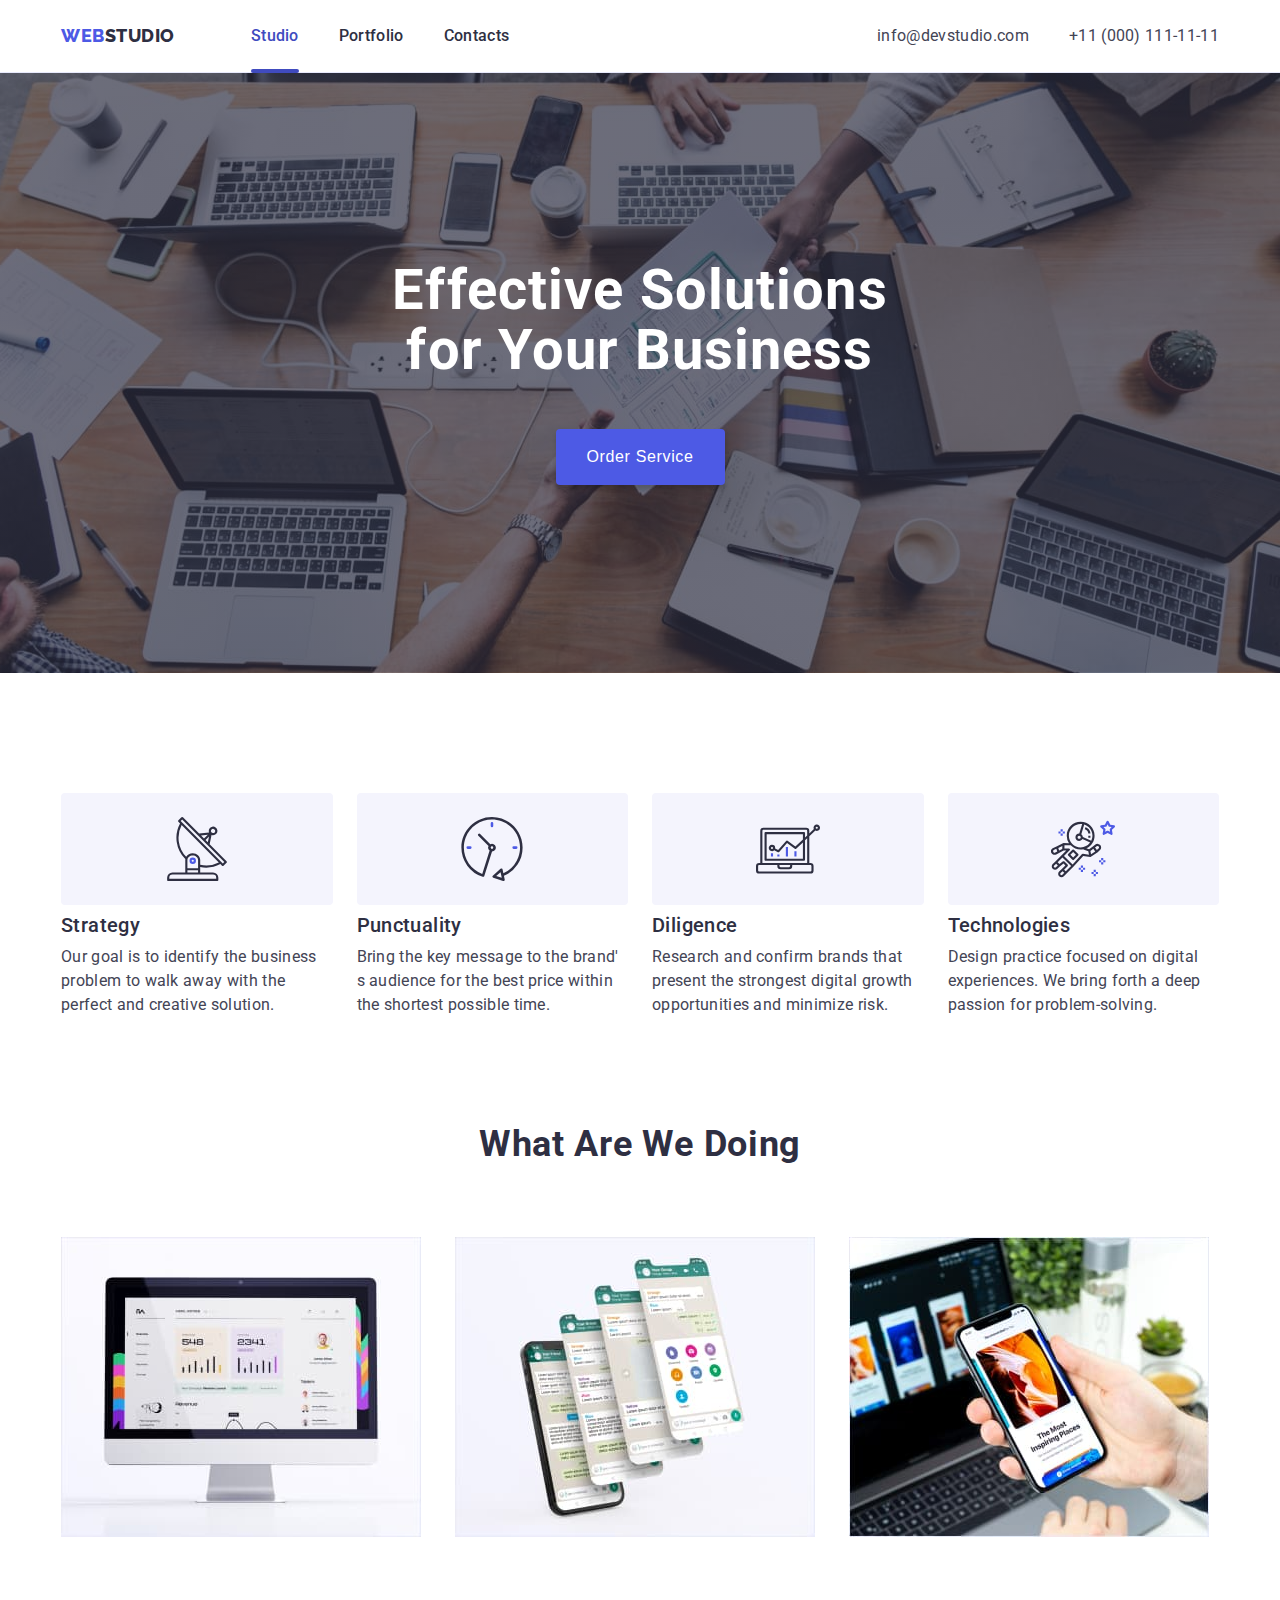
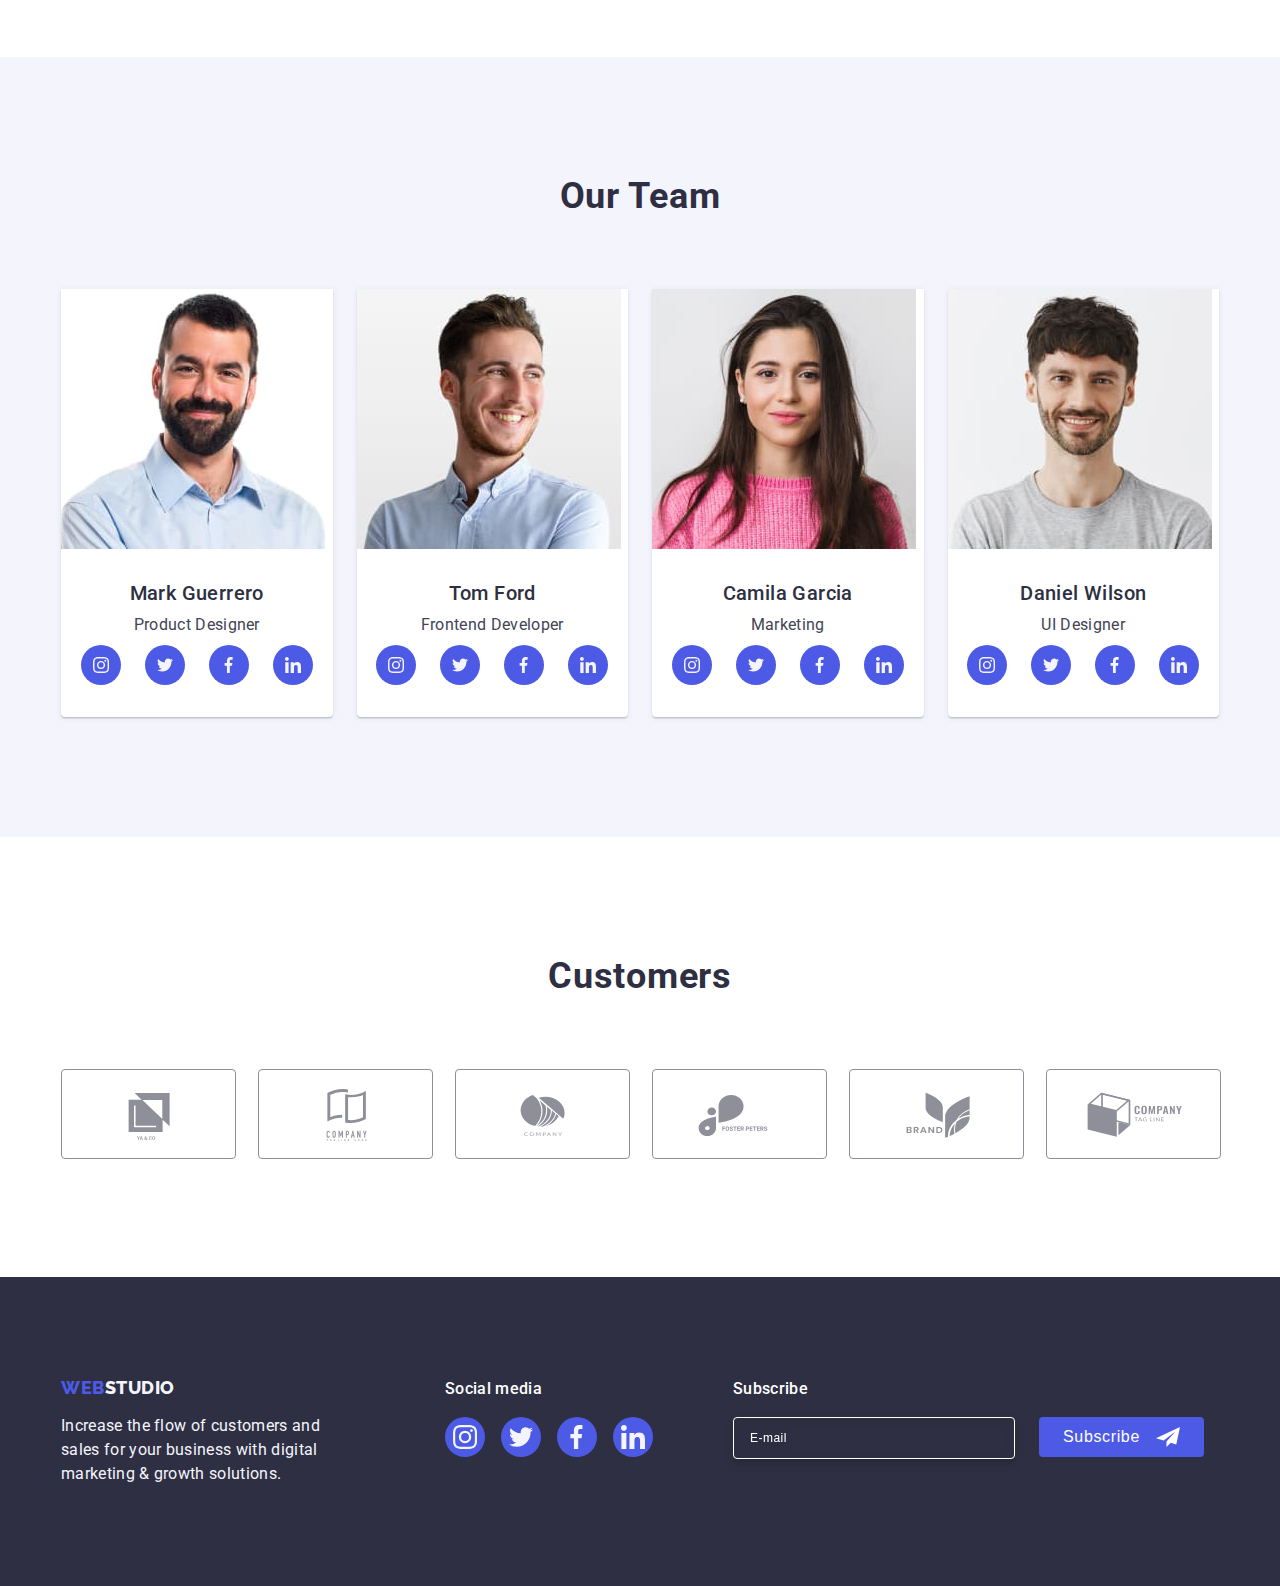
<file: index.html>
<!DOCTYPE html>
<html lang="en">

<head>
    <meta charset="UTF-8">
    <meta name="viewport" content="width=device-width, initial-scale=1.0">
    <title>WebStudio</title>
    <link rel="stylesheet" href="https://cdnjs.cloudflare.com/ajax/libs/modern-normalize/2.0.0/modern-normalize.min.css"
        integrity="sha512-4xo8blKMVCiXpTaLzQSLSw3KFOVPWhm/TRtuPVc4WG6kUgjH6J03IBuG7JZPkcWMxJ5huwaBpOpnwYElP/m6wg=="
        crossorigin="anonymous" referrerpolicy="no-referrer">
    <link rel="preconnect" href="https://fonts.googleapis.com">
    <link rel="preconnect" href="https://fonts.gstatic.com" crossorigin>
    <link
        href="https://fonts.googleapis.com/css2?family=Raleway:wght@800&family=Roboto:wght@400;500;700;900&display=swap"
        rel="stylesheet">
    <link rel="stylesheet" href="./css/styles.css">
</head>

<body>

    <header class="header">
        <div class="container">
            <nav class="header__nav">
                <a class="link logo" href="./index.html">
                    Web<span class="header__logo-color">Studio</span>
                </a>
                <ul class="list header__menu">
                    <li class="header__menu-item">
                        <a class="link header__menu-link current" href="./index.html">Studio</a>
                    </li>
                    <li class="header__menu-item">
                        <a class="link header__menu-link" href="./portfolio.html">Portfolio</a>
                    </li>
                    <li class="header__menu-item">
                        <a class="link header__menu-link" href="">Contacts</a>
                    </li>
                </ul>
            </nav>
            <address class="header__address">
                <ul class="list header__contact">
                    <li class="header__contact-item">
                        <a class="link header__contact-link" href="mailto:info@devstudio.com">info@devstudio.com</a>
                    </li>
                    <li class="header__contact-item">
                        <a class="link header__contact-link" href="tel:+110001111111">+11 (000) 111-11-11</a>
                    </li>
                </ul>
            </address>
        </div>
    </header>

    <main class="main">

        <section class="hero">
            <div class="container">
                <h1 class="hero__title">Effective Solutions for Your Business</h1>
                <button class="hero__button" type="button" data-modal-open="">Order Service</button>
            </div>
        </section>

        <section class="features">
            <div class="container">
                <h2 class="visually-hidden">Features</h2>
                <ul class="list features__list">
                    <li class="features__list-item">
                        <div class="features__list-block-icon">
                            <svg class="icon" width="64" height="64">
                                <use href="./images/icons.svg#icon-antenna"></use>
                            </svg>
                        </div>
                        <h3 class="features__item-title">Strategy</h3>
                        <p class="features__item-text">
                            Our goal is to identify the business
                            problem to walk away with the perfect and creative solution.
                        </p>
                    </li>
                    <li class="features__list-item">
                        <div class="features__list-block-icon">
                            <svg class="icon" width="64" height="64">
                                <use href="./images/icons.svg#icon-clock"></use>
                            </svg>
                        </div>
                        <h3 class="features__item-title">Punctuality</h3>
                        <p class="features__item-text">
                            Bring the key message to the brand'
                            s audience for the best price within the shortest possible time.
                        </p>
                    </li>
                    <li class="features__list-item">
                        <div class="features__list-block-icon">
                            <svg class="icon" width="64" height="64">
                                <use href="./images/icons.svg#icon-diagram"></use>
                            </svg>
                        </div>
                        <h3 class="features__item-title">Diligence</h3>
                        <p class="features__item-text">
                            Research and confirm brands that
                            present the strongest digital growth opportunities and minimize risk.
                        </p>
                    </li>
                    <li class="features__list-item">
                        <div class="features__list-block-icon">
                            <svg class="icon" width="64" height="64">
                                <use href="./images/icons.svg#icon-astronaut"></use>
                            </svg>
                        </div>
                        <h3 class="features__item-title">Technologies</h3>
                        <p class="features__item-text">
                            Design practice focused on digital
                            experiences. We bring forth a deep passion for problem-solving.
                        </p>
                    </li>
                </ul>
            </div>
        </section>

        <section class="works">
            <div class="container">
                <h2 class="title">What are we doing</h2>
                <ul class="list works__list">
                    <li class="works__list-item">
                        <img class="works__img" src="./images/work-1.jpg" alt="Computer" width="360">
                    </li>
                    <li class="works__list-item">
                        <img class="works__img" src="./images/work-2.jpg" alt="Phone" width="360">
                    </li>
                    <li class="works__list-item">
                        <img class="works__img" src="./images/work-3.jpg" alt="Computer and phone" width="360">
                    </li>
                </ul>
            </div>
        </section>

        <section class="team">
            <div class="container">
                <h2 class="title">Our Team</h2>
                <ul class="list team__list">
                    <li class="team__item">
                        <img class="item-photo" src="./images/person-1.jpg" alt="Mark Guerrero" width="264">
                        <div class="item-info">
                            <h3 class="item-title">Mark Guerrero</h3>
                            <p class="item-text">Product Designer</p>
                            <ul class="list socials__list team__social-list">
                                <li class="socials__list-item">
                                    <a class="link socials__list-link" href="">
                                        <svg class="icon-social" width="16" height="16">
                                            <use href="./images/icons.svg#icon-instagram"></use>
                                        </svg>
                                    </a>
                                </li>
                                <li class="socials__list-item">
                                    <a class="link socials__list-link" href="">
                                        <svg class="icon-social" width="16" height="16">
                                            <use href="./images/icons.svg#icon-twitter"></use>
                                        </svg>
                                    </a>
                                </li>
                                <li class="socials__list-item">
                                    <a class="link socials__list-link" href="">
                                        <svg class="icon-social" width="16" height="16">
                                            <use href="./images/icons.svg#icon-facebook"></use>
                                        </svg>
                                    </a>
                                </li>
                                <li class="socials__list-item">
                                    <a class="link socials__list-link" href="">
                                        <svg class="icon-social" width="16" height="16">
                                            <use href="./images/icons.svg#icon-linkedin"></use>
                                        </svg>
                                    </a>
                                </li>
                            </ul>
                        </div>
                    </li>
                    <li class="team__item">
                        <img class="item-photo" src="./images/person-2.jpg" alt="Tom Ford" width="264">
                        <div class="item-info">
                            <h3 class="item-title">Tom Ford</h3>
                            <p class="item-text">Frontend Developer</p>
                            <ul class="list socials__list team__social-list">
                                <li class="socials__list-item">
                                    <a class="link socials__list-link" href="">
                                        <svg class="icon-social" width="16" height="16">
                                            <use href="./images/icons.svg#icon-instagram"></use>
                                        </svg>
                                    </a>
                                </li>
                                <li class="socials__list-item">
                                    <a class="link socials__list-link" href="">
                                        <svg class="icon-social" width="16" height="16">
                                            <use href="./images/icons.svg#icon-twitter"></use>
                                        </svg>
                                    </a>
                                </li>
                                <li class="socials__list-item">
                                    <a class="link socials__list-link" href="">
                                        <svg class="icon-social" width="16" height="16">
                                            <use href="./images/icons.svg#icon-facebook"></use>
                                        </svg>
                                    </a>
                                </li>
                                <li class="socials__list-item">
                                    <a class="link socials__list-link" href="">
                                        <svg class="icon-social" width="16" height="16">
                                            <use href="./images/icons.svg#icon-linkedin"></use>
                                        </svg>
                                    </a>
                                </li>
                            </ul>
                        </div>
                    </li>
                    <li class="team__item">
                        <img class="item-photo" src="./images/person-3.jpg" alt="Camila Garcia" width="264">
                        <div class="item-info">
                            <h3 class="item-title">Camila Garcia</h3>
                            <p class="item-text">Marketing</p>
                            <ul class="list socials__list team__social-list">
                                <li class="socials__list-item">
                                    <a class="link socials__list-link" href="">
                                        <svg class="icon-social" width="16" height="16">
                                            <use href="./images/icons.svg#icon-instagram"></use>
                                        </svg>
                                    </a>
                                </li>
                                <li class="socials__list-item">
                                    <a class="link socials__list-link" href="">
                                        <svg class="icon-social" width="16" height="16">
                                            <use href="./images/icons.svg#icon-twitter"></use>
                                        </svg>
                                    </a>
                                </li>
                                <li class="socials__list-item">
                                    <a class="link socials__list-link" href="">
                                        <svg class="icon-social" width="16" height="16">
                                            <use href="./images/icons.svg#icon-facebook"></use>
                                        </svg>
                                    </a>
                                </li>
                                <li class="socials__list-item">
                                    <a class="link socials__list-link" href="">
                                        <svg class="icon-social" width="16" height="16">
                                            <use href="./images/icons.svg#icon-linkedin"></use>
                                        </svg>
                                    </a>
                                </li>
                            </ul>
                        </div>
                    </li>
                    <li class="team__item">
                        <img class="item-photo" src="./images/person-4.jpg" alt="Daniel Wilson" width="264">
                        <div class="item-info">
                            <h3 class="item-title">Daniel Wilson</h3>
                            <p class="item-text">UI Designer</p>
                            <ul class="list socials__list team__social-list">
                                <li class="socials__list-item">
                                    <a class="link socials__list-link" href="">
                                        <svg class="icon-social" width="16" height="16">
                                            <use href="./images/icons.svg#icon-instagram"></use>
                                        </svg>
                                    </a>
                                </li>
                                <li class="socials__list-item">
                                    <a class="link socials__list-link" href="">
                                        <svg class="icon-social" width="16" height="16">
                                            <use href="./images/icons.svg#icon-twitter"></use>
                                        </svg>
                                    </a>
                                </li>
                                <li class="socials__list-item">
                                    <a class="link socials__list-link" href="">
                                        <svg class="icon-social" width="16" height="16">
                                            <use href="./images/icons.svg#icon-facebook"></use>
                                        </svg>
                                    </a>
                                </li>
                                <li class="socials__list-item">
                                    <a class="link socials__list-link" href="">
                                        <svg class="icon-social" width="16" height="16">
                                            <use href="./images/icons.svg#icon-linkedin"></use>
                                        </svg>
                                    </a>
                                </li>
                            </ul>
                        </div>
                    </li>
                </ul>
            </div>
        </section>

        <section class="customers">
            <div class="container">
                <h2 class="title">Customers</h2>
                <ul class="customers__list">
                    <li class="list customers__list-item">
                        <a href="#" class="customers__list-link">
                            <svg class="customers__icon" width="104" height="56">
                                <use href="./images/icons.svg#icon-client-1"></use>
                            </svg>
                        </a>
                    </li>
                    <li class="list customers__list-item">
                        <a href="#" class="customers__list-link">
                            <svg class="customers__icon" width="104" height="56">
                                <use href="./images/icons.svg#icon-client-2"></use>
                            </svg>
                        </a>
                    </li>
                    <li class="list customers__list-item">
                        <a href="#" class="customers__list-link">
                            <svg class="customers__icon" width="104" height="56">
                                <use href="./images/icons.svg#icon-client-3"></use>
                            </svg>
                        </a>
                    </li>
                    <li class="list customers__list-item">
                        <a href="#" class="customers__list-link">
                            <svg class="customers__icon" width="104" height="56">
                                <use href="./images/icons.svg#icon-client-4"></use>
                            </svg>
                        </a>
                    </li>
                    <li class="list customers__list-item">
                        <a href="#" class="customers__list-link">
                            <svg class="customers__icon" width="104" height="56">
                                <use href="./images/icons.svg#icon-client-5"></use>
                            </svg>
                        </a>
                    </li>
                    <li class="list customers__list-item">
                        <a href="#" class="customers__list-link">
                            <svg class="customers__icon" width="104" height="56">
                                <use href="./images/icons.svg#icon-client-6"></use>
                            </svg>
                        </a>
                    </li>
                </ul>
            </div>
        </section>

    </main>

    <footer class="footer">
        <div class="container">
            <div class="footer__info">
                <a class="link logo footer__logo" href="./index.html">
                    Web<span class="footer__logo-color">Studio</span>
                </a>
                <p class="footer__text">
                    Increase the flow of customers and
                    sales for your business with digital
                    marketing & growth solutions.
                </p>
            </div>
            <div class="footer__social">
                <p class="footer__socials-text">Social media</p>
                <ul class="list socials__list footer__socials-list">
                    <li class="socials__list-item footer__socials-item">
                        <a class="link socials__list-link footer__socials-link" href="">
                            <svg class="icon-social" width="24" height="24">
                                <use href="./images/icons.svg#icon-instagram"></use>
                            </svg>
                        </a>
                    </li>
                    <li class="socials__list-item footer__socials-item">
                        <a class="link socials__list-link footer__socials-link" href="">
                            <svg class="icon-social" width="24" height="24">
                                <use href="./images/icons.svg#icon-twitter"></use>
                            </svg>
                        </a>
                    </li>
                    <li class="socials__list-item footer__socials-item">
                        <a class="link socials__list-link footer__socials-link" href="">
                            <svg class="icon-social" width="24" height="24">
                                <use href="./images/icons.svg#icon-facebook"></use>
                            </svg>
                        </a>
                    </li>
                    <li class="socials__list-item footer__socials-item">
                        <a class="link socials__list-link footer__socials-link" href="">
                            <svg class="icon-social" width="24" height="24">
                                <use href="./images/icons.svg#icon-linkedin"></use>
                            </svg>
                        </a>
                    </li>
                </ul>
            </div>
            <div class="footer__subscribe">
                <p class="footer__subscribe-title">Subscribe</p>
                <form class="footer__form">
                    <label class="footer__form-label">
                        <input class="footer__form-input" type="email" placeholder="E-mail" name="subscribe">
                    </label>
                    <button class="footer__form-button" type="submit">
                        Subscribe
                        <svg class="icon-subscribe" width="24" height="24">
                            <use href="./images/icons.svg#icon-subscribe-icon"></use>
                        </svg>
                    </button>
                </form>
            </div>
        </div>
    </footer>

    <div class="modal__overlay is-hidden" data-modal="">
        <div class="modal__content">
            <button class="modal__button-close" type="button" data-modal-close="">
                <svg class="modal__close-icon" width="8" height="8">
                    <use href="./images/icons.svg#icon-modal-close"></use>
                </svg>
            </button>
            <p class="modal__title">Leave your contacts and we will call you back</p>
            <form class="modal__form">
                <div class="modal__form-block">
                    <label for="user-name" class="modal__form-label">Name</label>
                    <div class="modal__form-content">
                        <input class="modal__form-input" type="text" id="user-name" name="user-name">
                        <svg class="modal__form-icon" width="18" height="24">
                            <use href="./images/icons.svg#icon-form-name"></use>
                        </svg>
                    </div>
                </div>
                <div class="modal__form-block">
                    <label for="user-phone" class="modal__form-label">Phone</label>
                    <div class="modal__form-content">
                        <input class="modal__form-input" type="tel" id="user-phone" name="user-phone">
                        <svg class="modal__form-icon" width="18" height="24">
                            <use href="./images/icons.svg#icon-form-phone"></use>
                        </svg>
                    </div>
                </div>
                <div class="modal__form-block">
                    <label for="user-email" class="modal__form-label">Email</label>
                    <div class="modal__form-content">
                        <input class="modal__form-input" type="email" id="user-email" name="user-email">
                        <svg class="modal__form-icon" width="18" height="24">
                            <use href="./images/icons.svg#icon-form-email"></use>
                        </svg>
                    </div>
                </div>
                <div class="modal__form-textarea-block">
                    <label for="user-comment" class="modal__form-label">Comment</label>
                    <textarea class="modal__form-input modal__form-textarea" id="user-comment" name="user-comment" placeholder="Text input"></textarea>
                </div>
                <div class="modal__form-checkbox-block">
                    <input class="visually-hidden modal__form-checkbox-hidden" type="checkbox" id="user-privacy" name="user-privacy" value="true"> 
                    <label for="user-privacy" class="modal__form-label modal__form-checkbox-label">
                        <span class="modal__form-checkbox">
                            <svg class="icon-check" width="10" height="8">
                                <use href="./images/icons.svg#icon-check"></use> 
                            </svg>
                        </span>
                        I accept the terms and conditions of the <a href="#" class="modal__form-label-link">Privacy Policy</a>
                    </label>
                </div>
                <button class="modal__form-submit" type="submit">Send</button>
            </form>
        </div>
    </div>

    <script src="./js/modal.js"></script>
</body>

</html>
</file>
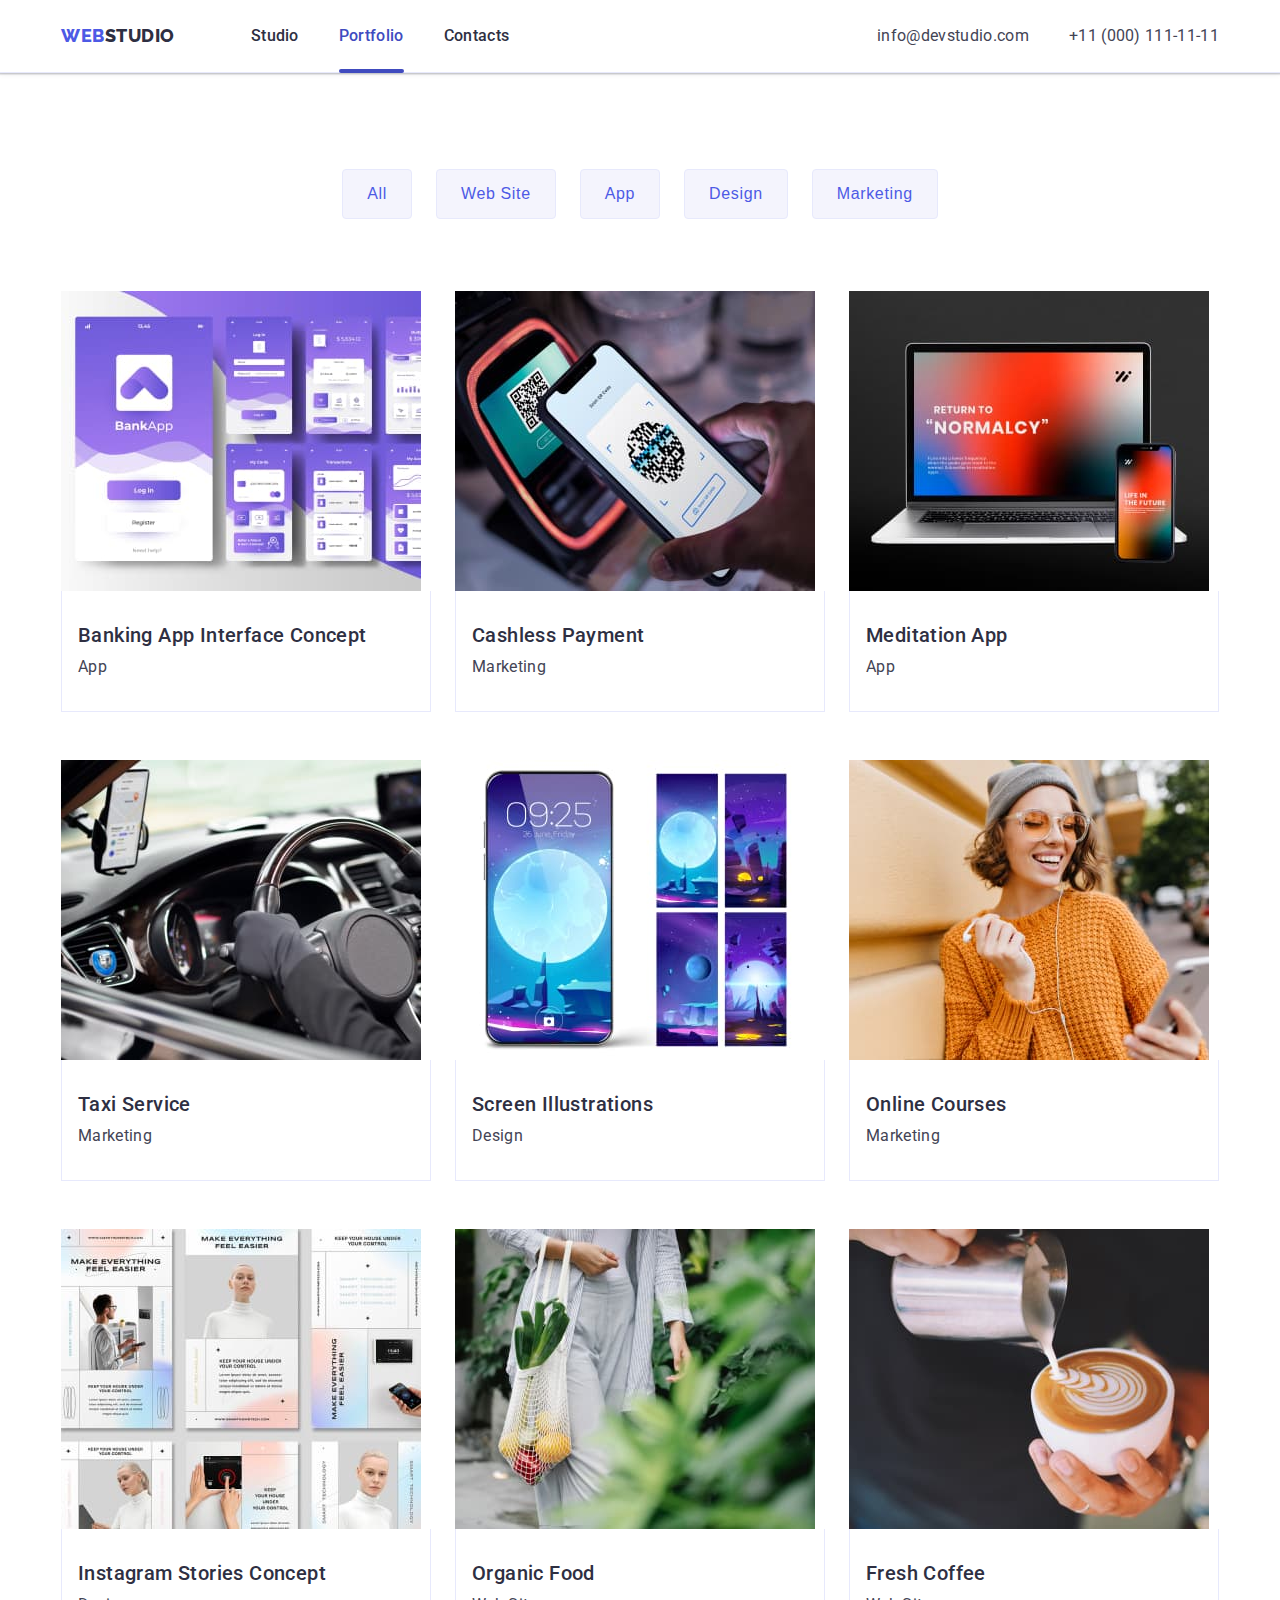
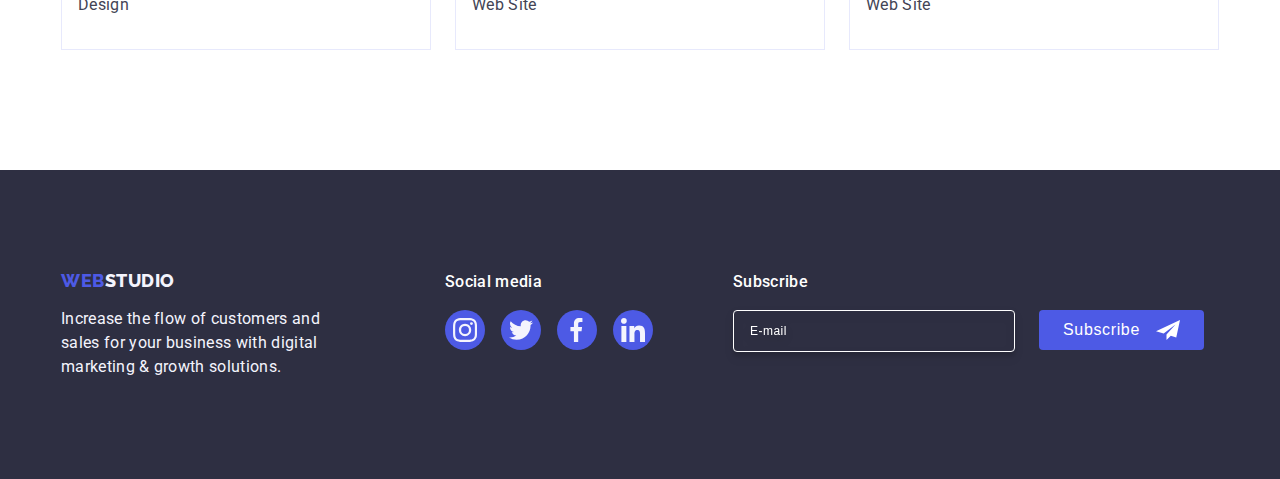
<file: portfolio.html>
<!DOCTYPE html>
<html lang="en">

<head>
    <meta charset="UTF-8">
    <meta name="viewport" content="width=device-width, initial-scale=1.0">
    <title>WebStudio</title>
    <link rel="stylesheet" href="https://cdnjs.cloudflare.com/ajax/libs/modern-normalize/2.0.0/modern-normalize.min.css"
        integrity="sha512-4xo8blKMVCiXpTaLzQSLSw3KFOVPWhm/TRtuPVc4WG6kUgjH6J03IBuG7JZPkcWMxJ5huwaBpOpnwYElP/m6wg=="
        crossorigin="anonymous" referrerpolicy="no-referrer">
    <link rel="preconnect" href="https://fonts.googleapis.com">
    <link rel="preconnect" href="https://fonts.gstatic.com" crossorigin>
    <link
        href="https://fonts.googleapis.com/css2?family=Raleway:wght@800&family=Roboto:wght@400;500;700;900&display=swap"
        rel="stylesheet">
    <link rel="stylesheet" href="./css/styles.css">
</head>

<body>

    <header class="header">
        <div class="container">
            <nav class="header__nav">
                <a class="link logo" href="./index.html">
                    Web<span class="header__logo-color">Studio</span>
                </a>
                <ul class="list header__menu">
                    <li class="header__menu-item">
                        <a class="link header__menu-link" href="./index.html">Studio</a>
                    </li>
                    <li class="header__menu-item">
                        <a class="link header__menu-link current" href="./portfolio.html">Portfolio</a>
                    </li>
                    <li class="header__menu-item">
                        <a class="link header__menu-link" href="">Contacts</a>
                    </li>
                </ul>
            </nav>
            <address class="header__address">
                <ul class="list header__contact">
                    <li class="header__contact-item">
                        <a class="link header__contact-link" href="mailto:info@devstudio.com">info@devstudio.com</a>
                    </li>
                    <li class="header__contact-item">
                        <a class="link header__contact-link" href="tel:+110001111111">+11 (000) 111-11-11</a>
                    </li>
                </ul>
            </address>
        </div>

    </header>

    <main class="main">

        <section class="portfolio">
            <div class="container">
                <h1 class="visually-hidden">Portfolio</h1>
                <ul class="list portfolio__filter">
                    <li class="portfolio__filter-item">
                        <button class="portfolio__filter-button" type="button">All</button>
                    </li>
                    <li class="portfolio__filter-item">
                        <button class="portfolio__filter-button" type="button">Web Site</button>
                    </li>
                    <li class="portfolio__filter-item">
                        <button class="portfolio__filter-button" type="button">App</button>
                    </li>
                    <li class="portfolio__filter-item">
                        <button class="portfolio__filter-button" type="button">Design</button>
                    </li>
                    <li class="portfolio__filter-item">
                        <button class="portfolio__filter-button" type="button">Marketing</button>
                    </li>
                </ul>
                <ul class="list portfolio__list">
                    <li class="portfolio__item">
                        <a class="link portfolio__link" href="">
                            <div class="portfolio__item-block">
                                <img class="portfolio__img" src="./images/portfolio-1.jpg"
                                    alt="Banking App Interface Concept" width="360">
                                <p class="portfolio__text">14 Stylish and User-Friendly App Design
                                    Concepts · Task Manager App · Calorie
                                    Tracker App · Exotic Fruit Ecommerce
                                    App · Cloud Storage App
                                </p>
                            </div>
                            <div class="item-info portfolio__info">
                                <h2 class="item-title">Banking App Interface Concept</h2>
                                <p class="item-text">App</p>
                            </div>

                        </a>
                    </li>
                    <li class="portfolio__item">
                        <a class="link portfolio__link" href="">
                            <div class="portfolio__item-block">
                                <img class="portfolio__img" src="./images/portfolio-2.jpg" alt="Cashless Payment"
                                    width="360">
                                <p class="portfolio__text">14 Stylish and User-Friendly App Design
                                    Concepts · Task Manager App · Calorie
                                    Tracker App · Exotic Fruit Ecommerce
                                    App · Cloud Storage App
                                </p>
                            </div>
                            <div class="item-info portfolio__info">
                                <h2 class="item-title">Cashless Payment</h2>
                                <p class="item-text">Marketing</p>
                            </div>

                        </a>
                    </li>
                    <li class="portfolio__item">
                        <a class="link portfolio__link" href="">
                            <div class="portfolio__item-block">
                                <img class="portfolio__img" src="./images/portfolio-3.jpg" alt="Meditation App"
                                    width="360">
                                <p class="portfolio__text">14 Stylish and User-Friendly App Design
                                    Concepts · Task Manager App · Calorie
                                    Tracker App · Exotic Fruit Ecommerce
                                    App · Cloud Storage App
                                </p>
                            </div>
                            <div class="item-info portfolio__info">
                                <h2 class="item-title">Meditation App</h2>
                                <p class="item-text">App</p>
                            </div>

                        </a>
                    </li>
                    <li class="portfolio__item">
                        <a class="link portfolio__link" href="">
                            <div class="portfolio__item-block">
                                <img class="portfolio__img" src="./images/portfolio-4.jpg" alt="Taxi Service"
                                    width="360">
                                <p class="portfolio__text">14 Stylish and User-Friendly App Design
                                    Concepts · Task Manager App · Calorie
                                    Tracker App · Exotic Fruit Ecommerce
                                    App · Cloud Storage App
                                </p>
                            </div>
                            <div class="item-info portfolio__info">
                                <h2 class="item-title">Taxi Service</h2>
                                <p class="item-text">Marketing</p>
                            </div>

                        </a>
                    </li>
                    <li class="portfolio__item">
                        <a class="link portfolio__link" href="">
                            <div class="portfolio__item-block">
                                <img class="portfolio__img" src="./images/portfolio-5.jpg" alt="Screen Illustrations"
                                    width="360">
                                <p class="portfolio__text">14 Stylish and User-Friendly App Design
                                    Concepts · Task Manager App · Calorie
                                    Tracker App · Exotic Fruit Ecommerce
                                    App · Cloud Storage App
                                </p>
                            </div> 
                            <div class="item-info portfolio__info">
                                <h2 class="item-title">Screen Illustrations</h2>
                                <p class="item-text">Design</p>
                            </div>

                        </a>
                    </li>
                    <li class="portfolio__item">
                        <a class="link portfolio__link" href="">
                            <div class="portfolio__item-block">
                                <img class="portfolio__img" src="./images/portfolio-6.jpg" alt="Online Courses"
                                    width="360">
                                <p class="portfolio__text">14 Stylish and User-Friendly App Design
                                    Concepts · Task Manager App · Calorie
                                    Tracker App · Exotic Fruit Ecommerce
                                    App · Cloud Storage App
                                </p>
                            </div>
                            <div class="item-info portfolio__info">
                                <h2 class="item-title">Online Courses</h2>
                                <p class="item-text">Marketing</p>
                            </div>

                        </a>
                    </li>
                    <li class="portfolio__item">
                        <a class="link portfolio__link" href="">
                            <div class="portfolio__item-block">
                                <img class="portfolio__img" src="./images/portfolio-7.jpg"
                                    alt="Instagram Stories Concept" width="360">
                                <p class="portfolio__text">14 Stylish and User-Friendly App Design
                                    Concepts · Task Manager App · Calorie
                                    Tracker App · Exotic Fruit Ecommerce
                                    App · Cloud Storage App
                                </p>
                            </div>
                            <div class="item-info portfolio__info">
                                <h2 class="item-title">Instagram Stories Concept</h2>
                                <p class="item-text">Design</p>
                            </div>

                        </a>
                    </li>
                    <li class="portfolio__item">
                        <a class="link portfolio__link" href="">
                            <div class="portfolio__item-block">
                                <img class="portfolio__img" src="./images/portfolio-8.jpg" alt="Organic Food"
                                    width="360">
                                <p class="portfolio__text">14 Stylish and User-Friendly App Design
                                    Concepts · Task Manager App · Calorie
                                    Tracker App · Exotic Fruit Ecommerce
                                    App · Cloud Storage App
                                </p>
                            </div>
                            <div class="item-info portfolio__info">
                                <h2 class="item-title">Organic Food</h2>
                                <p class="item-text">Web Site</p>
                            </div>

                        </a>
                    </li>
                    <li class="portfolio__item">
                        <a class="link portfolio__link" href="">
                            <div class="portfolio__item-block">
                                <img class="portfolio__img" src="./images/portfolio-9.jpg" alt="Fresh Coffee"
                                    width="360">
                                <p class="portfolio__text">14 Stylish and User-Friendly App Design
                                    Concepts · Task Manager App · Calorie
                                    Tracker App · Exotic Fruit Ecommerce
                                    App · Cloud Storage App
                                </p>
                            </div>
                            <div class="item-info portfolio__info">
                                <h2 class="item-title">Fresh Coffee</h2>
                                <p class="item-text">Web Site</p>
                            </div>

                        </a>
                    </li>
                </ul>
            </div>

        </section>

    </main>

    <footer class="footer">
        <div class="container">
            <div class="footer__info">
                <a class="link logo footer__logo" href="./index.html">
                    Web<span class="footer__logo-color">Studio</span>
                </a>
                <p class="footer__text">
                    Increase the flow of customers and
                    sales for your business with digital
                    marketing & growth solutions.
                </p>
            </div>
            <div class="footer__social">
                <p class="footer__socials-text">Social media</p>
                <ul class="list socials__list footer__socials-list">
                    <li class="socials__list-item footer__socials-item">
                        <a class="link socials__list-link footer__socials-link" href="">
                            <svg class="icon-social" width="24" height="24">
                                <use href="./images/icons.svg#icon-instagram"></use>
                            </svg>
                        </a>
                    </li>
                    <li class="socials__list-item footer__socials-item">
                        <a class="link socials__list-link footer__socials-link" href="">
                            <svg class="icon-social" width="24" height="24">
                                <use href="./images/icons.svg#icon-twitter"></use>
                            </svg>
                        </a>
                    </li>
                    <li class="socials__list-item footer__socials-item">
                        <a class="link socials__list-link footer__socials-link" href="">
                            <svg class="icon-social" width="24" height="24">
                                <use href="./images/icons.svg#icon-facebook"></use>
                            </svg>
                        </a>
                    </li>
                    <li class="socials__list-item footer__socials-item">
                        <a class="link socials__list-link footer__socials-link" href="">
                            <svg class="icon-social" width="24" height="24">
                                <use href="./images/icons.svg#icon-linkedin"></use>
                            </svg>
                        </a>
                    </li>
                </ul>
            </div>
            <div class="footer__subscribe">
                <p class="footer__subscribe-title">Subscribe</p>
                <form class="footer__form">
                    <label class="footer__form-label">
                        <input class="footer__form-input" type="email" placeholder="E-mail" name="subscribe">
                    </label>
                    <button class="footer__form-button" type="submit">
                        Subscribe
                        <svg class="icon-subscribe" width="24" height="24">
                            <use href="./images/icons.svg#icon-subscribe-icon"></use>
                        </svg>
                    </button>
                </form>
            </div>
        </div>
    </footer>




</body>

</html>
</file>
<file: css/styles.css>
:root {
  --iris: #4D5AE5;
  --ocean: #404BBF;
  --navyblue: #2E2F42;
  --green: #31D0AA;
  --slate: #434455;
  --lightslate: #8E8F99;
  --cornflower: #E7E9FC;
  --cloud: #F4F4FD;
  --navyblue-modal: rgba(46, 47, 66, 0.40);
  --grey: rgba(46, 47, 66, 0.70);
  --dairy: #FCFCFC;
  --white: #FFF;
  --font-primary: "Roboto", sans-serif;
}

* {
  margin: 0;
  padding: 0;
}

.list {
  list-style: none;
}

.link {
  text-decoration: none;
}

img {
  display: block;
  max-width: 100%;
}

fieldset {
  margin: 0;
  padding: 0;
  border: none;
}

.visually-hidden {
  position: absolute;
  width: 1px;
  height: 1px;
  margin: -1px;
  border: 0;
  padding: 0;
  white-space: nowrap;
  -webkit-clip-path: inset(100%);
          clip-path: inset(100%);
  clip: rect(0 0 0 0);
  overflow: hidden;
}

.container {
  max-width: 1158px;
  margin: 0 auto;
  padding: 0 15px;
}

body {
  font-family: var(--font-primary);
  color: var(--slate);
  background-color: var(--white);
}

.header {
  border-bottom: 1px solid var(--cornflower);
  background: var(--white, #FFF);
  box-shadow: 0px 1px 6px 0px rgba(46, 47, 66, 0.08), 0px 1px 1px 0px rgba(46, 47, 66, 0.16), 0px 2px 1px 0px rgba(46, 47, 66, 0.08);
}
.header .container {
  display: flex;
  align-items: center;
  justify-content: space-between;
}
.header__nav {
  display: flex;
  align-items: center;
}
.header__logo-color {
  color: var(--navyblue);
}
.header__menu {
  display: flex;
  gap: 40px;
}
.header__menu-link {
  display: inline-block;
  color: var(--navyblue);
  font-size: 16px;
  font-weight: 500;
  line-height: 1.5;
  letter-spacing: 0.02em;
  position: relative;
  transition: color 250ms cubic-bezier(0.4, 0, 0.2, 1);
  padding: 24px 0;
}
.header__menu-link:hover, .header__menu-link:focus {
  color: var(--ocean);
}
.header__menu-link.current {
  color: var(--ocean);
}
.header__menu-link.current::after {
  content: "";
  display: block;
  width: 100%;
  height: 4px;
  border-radius: 2px;
  background-color: var(--ocean);
  position: absolute;
  bottom: -1px;
}
.header__address {
  font-style: normal;
}
.header__contact {
  display: flex;
  gap: 40px;
}
.header__contact-link {
  color: inherit;
  font-size: 16px;
  line-height: 1.5;
  letter-spacing: 0.02em;
  transition: color 250ms cubic-bezier(0.4, 0, 0.2, 1);
}
.header__contact-link:hover, .header__contact-link:focus {
  color: var(--ocean);
}

.logo {
  color: var(--iris);
  font-size: 18px;
  font-family: "Raleway", sans-serif;
  font-weight: 800;
  line-height: 1.17;
  letter-spacing: 0.03em;
  text-transform: uppercase;
  margin-right: 76px;
}

.hero {
  max-width: 1440px;
  width: 100%;
  background-color: var(--navyblue);
  background-image: linear-gradient(var(--grey), var(--grey)), url(../images/hero-bg.jpg);
  background-repeat: no-repeat;
  background-size: cover;
  background-position: center center;
  padding: 188px 0;
}
.hero__title {
  max-width: 496px;
  color: var(--white);
  font-size: 56px;
  text-align: center;
  line-height: 1.07;
  letter-spacing: 0.02em;
  margin: 0 auto 48px auto;
}
.hero__button {
  min-width: 169px;
  height: 56px;
  display: block;
  color: var(--white);
  font-size: 16px;
  font-weight: 500;
  line-height: 1.5;
  letter-spacing: 0.04em;
  border-radius: 4px;
  background-color: var(--iris);
  box-shadow: 0px 4px 4px 0px rgba(0, 0, 0, 0.15);
  border: none;
  transition: background-color 250ms cubic-bezier(0.4, 0, 0.2, 1);
  cursor: pointer;
  margin: 0 auto;
}
.hero__button:hover, .hero__button:focus {
  background: var(--ocean);
}

.features {
  padding: 120px 0;
}
.features__list {
  display: flex;
  gap: 24px;
}
.features__list-item {
  flex-basis: calc((100% - 72px) / 4);
  height: 212px;
}
.features__list-block-icon {
  display: flex;
  align-items: center;
  justify-content: center;
  border-radius: 4px;
  background: var(--cloud);
  padding: 24px 0;
  margin-bottom: 8px;
}
.features__item-title {
  color: var(--navyblue);
  font-size: 20px;
  font-weight: 500;
  line-height: 1.2;
  letter-spacing: 0.02em;
  margin-bottom: 8px;
}
.features__item-text {
  font-size: 16px;
  line-height: 1.5;
  letter-spacing: 0.02em;
}

.title {
  color: var(--navyblue);
  text-align: center;
  font-size: 36px;
  line-height: 1.11;
  letter-spacing: 0.02em;
  text-transform: capitalize;
  margin-bottom: 72px;
}

.works {
  padding-bottom: 120px;
}
.works__list {
  display: flex;
  gap: 24px;
}
.works__list-item {
  flex-basis: calc((100% - 48px) / 3);
}

.team {
  background-color: var(--cloud);
  padding: 120px 0;
}
.team__list {
  display: flex;
  gap: 24px;
}
.team__item {
  flex-basis: calc((100% - 72px) / 4);
  background-color: var(--white);
  border-radius: 0 0 4px 4px;
  box-shadow: 0px 2px 1px 0px rgba(46, 47, 66, 0.08), 0px 1px 1px 0px rgba(46, 47, 66, 0.16), 0px 1px 6px 0px rgba(46, 47, 66, 0.08);
}
.team__social-list {
  margin-top: 8px;
}

.socials__list {
  display: flex;
  justify-content: center;
  gap: 24px;
}
.socials__list-link {
  width: 40px;
  height: 40px;
  display: flex;
  justify-content: center;
  align-items: center;
  background-color: var(--iris);
  border-radius: 50%;
  transition: background-color 250ms cubic-bezier(0.4, 0, 0.2, 1);
}
.socials__list-link:hover, .socials__list-link:focus {
  background-color: var(--ocean);
}

.item-info {
  padding: 32px 0;
}

.item-title {
  color: var(--navyblue);
  font-size: 20px;
  font-weight: 500;
  line-height: 1.2;
  letter-spacing: 0.02em;
  text-align: center;
  margin-bottom: 8px;
}

.item-text {
  color: var(--slate);
  font-size: 16px;
  line-height: 1.5;
  letter-spacing: 0.02em;
  text-align: center;
}

.icon-social {
  fill: var(--cloud);
}

.customers {
  padding: 120px 0;
}
.customers__list {
  display: flex;
  gap: 24px;
}
.customers__list-item {
  width: calc((100% - 120px) / 6);
  height: 88px;
}
.customers__list-link {
  width: 100%;
  height: 100%;
  display: flex;
  align-items: center;
  justify-content: center;
  border: 1px solid var(--lightslate);
  border-radius: 4px;
  color: var(--lightslate);
  transition: border-color 250ms cubic-bezier(0.4, 0, 0.2, 1), color 250ms cubic-bezier(0.4, 0, 0.2, 1);
}
.customers__list-link:hover, .customers__list-link:focus {
  color: var(--ocean);
  border-color: var(--ocean);
}
.customers__icon {
  fill: currentColor;
  transition: background-color 250ms cubic-bezier(0.4, 0, 0.2, 1);
  width: 100%;
  height: 100%;
}

.icon-customer:hover {
  fill: var(--ocean);
  border-color: var(--ocean);
}

.footer {
  background-color: var(--navyblue);
  padding: 100px 0;
}
.footer .container {
  display: flex;
  align-items: baseline;
}
.footer__info {
  margin-right: 120px;
}
.footer__logo {
  display: inline-block;
  margin-right: 0;
  margin-bottom: 16px;
}
.footer__logo-color {
  color: var(--cloud);
}
.footer__text {
  max-width: 264px;
  color: var(--cloud);
  font-size: 16px;
  line-height: 1.5;
  letter-spacing: 0.02em;
}
.footer__socials-text {
  color: var(--white);
  font-size: 16px;
  font-weight: 500;
  line-height: 1.5;
  letter-spacing: 0.32px;
  margin-bottom: 16px;
}
.footer__socials-list {
  gap: 16px;
}
.footer__socials-link {
  width: 40px;
  height: 40px;
}
.footer__socials-link:hover {
  background-color: var(--green);
}
.footer__socials-link:hover, .footer__socials-link:focus {
  background-color: var(--green);
}
.footer__subscribe {
  margin-left: 80px;
}
.footer__subscribe-title {
  margin-bottom: 16px;
  color: var(--white);
  font-size: 16px;
  font-weight: 500;
  line-height: 1.5;
  letter-spacing: 0.02em;
  margin-bottom: 16px;
}
.footer__form {
  display: flex;
  gap: 24px;
}
.footer__form-input {
  width: 264px;
  height: 40px;
  border-radius: 4px;
  border: 1px solid var(--white);
  box-shadow: 0px 4px 4px 0px rgba(0, 0, 0, 0.15);
  background-color: transparent;
  color: var(--white, #FFF);
  font-size: 12px;
  font-weight: 400;
  line-height: 1.5;
  letter-spacing: 0.04em;
  filter: drop-shadow(0px 4px 4px rgba(0, 0, 0, 0.15));
  padding-left: 16px;
}
.footer__form-input::-moz-placeholder {
  color: var(--white);
}
.footer__form-input::placeholder {
  color: var(--white);
}
.footer__form-button {
  min-width: 165px;
  height: 40px;
  display: flex;
  justify-content: center;
  align-items: center;
  color: var(--white, #FFF);
  font-size: 16px;
  font-weight: 500;
  line-height: 1.5;
  letter-spacing: 0.04em;
  cursor: pointer;
  border: none;
  background-color: var(--iris);
  border-radius: 4px;
}

.icon-subscribe {
  fill: var(--white);
  margin-left: 16px;
}

.portfolio {
  padding: 96px 0 120px 0;
}
.portfolio__filter {
  display: flex;
  justify-content: center;
  gap: 24px;
  margin-bottom: 72px;
}
.portfolio__filter-button {
  color: var(--iris);
  font-size: 16px;
  font-weight: 500;
  line-height: 1.5;
  letter-spacing: 0.04em;
  border-radius: 4px;
  border: 1px solid var(--cornflower);
  background-color: var(--cloud);
  cursor: pointer;
  transition: color 250ms cubic-bezier(0.4, 0, 0.2, 1), background-color 250ms cubic-bezier(0.4, 0, 0.2, 1), border-color 250ms cubic-bezier(0.4, 0, 0.2, 1), box-shadow 250ms cubic-bezier(0.4, 0, 0.2, 1);
  padding: 12px 24px;
}
.portfolio__filter-button:hover, .portfolio__filter-button:focus {
  color: var(--white);
  background-color: var(--ocean);
  border: 1px solid transparent;
  box-shadow: 0px 3px 1px rgba(0, 0, 0, 0.1), 0px 2px 1px rgba(0, 0, 0, 0.08), 0px 2px 2px rgba(0, 0, 0, 0.12);
}
.portfolio__list {
  display: flex;
  flex-wrap: wrap;
  -moz-column-gap: 24px;
       column-gap: 24px;
  row-gap: 48px;
}
.portfolio__item {
  flex-basis: calc((100% - 48px) / 3);
}
.portfolio__item:hover .portfolio__text, .portfolio__item:focus .portfolio__text {
  transform: translateY(0);
}
.portfolio__link {
  display: block;
  transition: box-shadow 250ms cubic-bezier(0.4, 0, 0.2, 1);
}
.portfolio__link:hover {
  box-shadow: 0px 2px 1px 0px rgba(46, 47, 66, 0.08), 0px 1px 1px 0px rgba(46, 47, 66, 0.16), 0px 1px 6px 0px rgba(46, 47, 66, 0.08);
}
.portfolio__item-block {
  position: relative;
  overflow: hidden;
  transition: color 250ms cubic-bezier(0.4, 0, 0.2, 1), background-color 250ms cubic-bezier(0.4, 0, 0.2, 1), border-color 250ms cubic-bezier(0.4, 0, 0.2, 1), box-shadow 250ms cubic-bezier(0.4, 0, 0.2, 1);
}
.portfolio__text {
  width: 100%;
  height: 100%;
  position: absolute;
  top: 0;
  left: 0;
  color: var(--cloud);
  font-size: 16px;
  line-height: 1.5;
  letter-spacing: 0.32px;
  background-color: var(--iris);
  transform: translateY(100%);
  transition: transform 250ms cubic-bezier(0.4, 0, 0.2, 1);
  padding: 40px 32px;
}
.portfolio__info {
  border: 1px solid var(--cornflower);
  border-top: none;
  -moz-text-align-last: left;
       text-align-last: left;
  padding: 32px 16px;
}

.modal__overlay {
  position: fixed;
  top: 0;
  left: 0;
  width: 100%;
  height: 100%;
  background-color: var(--navyblue-modal);
  z-index: 100;
  transition: opacity 250ms cubic-bezier(0.4, 0, 0.2, 1), visibility 250ms cubic-bezier(0.4, 0, 0.2, 1);
}
.modal__content {
  width: 408px;
  min-height: 584px;
  position: absolute;
  left: 50%;
  top: 50%;
  transform: translate(-50%, -50%);
  border-radius: 4px;
  background-color: var(--dairy);
  transition: transform 250ms cubic-bezier(0.4, 0, 0.2, 1);
  box-shadow: 0px 2px 1px 0px rgba(0, 0, 0, 0.2), 0px 1px 3px 0px rgba(0, 0, 0, 0.12), 0px 1px 1px 0px rgba(0, 0, 0, 0.14);
  padding: 72px 24px 24px;
}
.modal__button-close {
  width: 24px;
  height: 24px;
  display: flex;
  align-items: center;
  justify-content: center;
  position: absolute;
  top: 24px;
  right: 24px;
  border: 1px solid rgba(0, 0, 0, 0.1);
  background-color: var(--cornflower);
  border-radius: 50%;
  padding: 0;
  cursor: pointer;
  transition: background-color 250ms cubic-bezier(0.4, 0, 0.2, 1), border 250ms cubic-bezier(0.4, 0, 0.2, 1);
}
.modal__button-close:hover, .modal__button-close:focus {
  background-color: var(--ocean);
  border: none;
}
.modal__button-close:hover .modal__close-icon, .modal__button-close:focus .modal__close-icon {
  fill: var(--white);
}
.modal__close-icon {
  transition: fill 250ms cubic-bezier(0.4, 0, 0.2, 1);
}
.modal__title {
  color: var(--navyblue);
  text-align: center;
  font-size: 16px;
  font-weight: 500;
  line-height: 1.5;
  letter-spacing: 0.02em;
  margin-bottom: 16px;
}
.modal__form-block {
  margin-bottom: 8px;
}
.modal__form-label {
  display: block;
  color: var(--lightslate);
  font-size: 12px;
  line-height: 1.17;
  letter-spacing: 0.04em;
  margin-bottom: 4px;
}
.modal__form-content {
  position: relative;
}
.modal__form-input {
  width: 100%;
  height: 40px;
  border-radius: 4px;
  border: 1px solid var(--navyblue-modal);
  background-color: transparent;
  outline: transparent;
  transition: border-color 250ms cubic-bezier(0.4, 0, 0.2, 1);
  padding-left: 38px;
}
.modal__form-input:focus {
  border-color: var(--iris);
}
.modal__form-input:focus + .modal__form-icon {
  fill: var(--iris);
}
.modal__form-icon {
  position: absolute;
  top: 50%;
  left: 16px;
  transform: translateY(-50%);
  transition: fill 250ms cubic-bezier(0.4, 0, 0.2, 1);
  fill: var(--navyblue);
}
.modal__form-textarea-block {
  margin-bottom: 16px;
}
.modal__form-textarea {
  height: 120px;
  font-size: 12px;
  color: var(--navyblue-modal);
  line-height: 1.17;
  letter-spacing: 0.04em;
  border-radius: 4px;
  border: 1px solid var(--navyblue-modal);
  background-color: transparent;
  outline: transparent;
  resize: none;
  transition: border-color 250ms cubic-bezier(0.4, 0, 0.2, 1);
  padding: 8px 16px;
}
.modal__form-textarea::-moz-placeholder {
  color: var(--navyblue-modal);
}
.modal__form-textarea::placeholder {
  color: var(--navyblue-modal);
}
.modal__form-textarea:focus {
  border-color: var(--iris);
}
.modal__form-checkbox-block {
  margin-bottom: 24px;
}
.modal__form-checkbox {
  width: 16px;
  height: 16px;
  border: 1px solid var(--navyblue-modal);
  border-radius: 2px;
  transition: background-color 250ms cubic-bezier(0.4, 0, 0.2, 1), border 250ms cubic-bezier(0.4, 0, 0.2, 1), fill 250ms cubic-bezier(0.4, 0, 0.2, 1);
  display: inline-flex;
  align-items: center;
  justify-content: center;
  fill: transparent;
  margin-right: 8px;
}
.modal__form-checkbox-hidden:checked + .modal__form-checkbox-label .modal__form-checkbox {
  background-color: var(--ocean);
  border: none;
  fill: var(--cloud);
}
.modal__form-label-link {
  color: var(--iris);
}
.modal__form-submit {
  min-width: 169px;
  height: 56px;
  display: block;
  font-size: 16px;
  font-weight: 500;
  line-height: 1.5;
  letter-spacing: 0.04em;
  color: var(--white);
  cursor: pointer;
  background-color: var(--iris);
  border: none;
  border-radius: 4px;
  transition: background-color 250ms cubic-bezier(0.4, 0, 0.2, 1);
  margin: 0 auto;
}

.is-hidden {
  opacity: 0;
  visibility: hidden;
  pointer-events: none;
}
</file>
